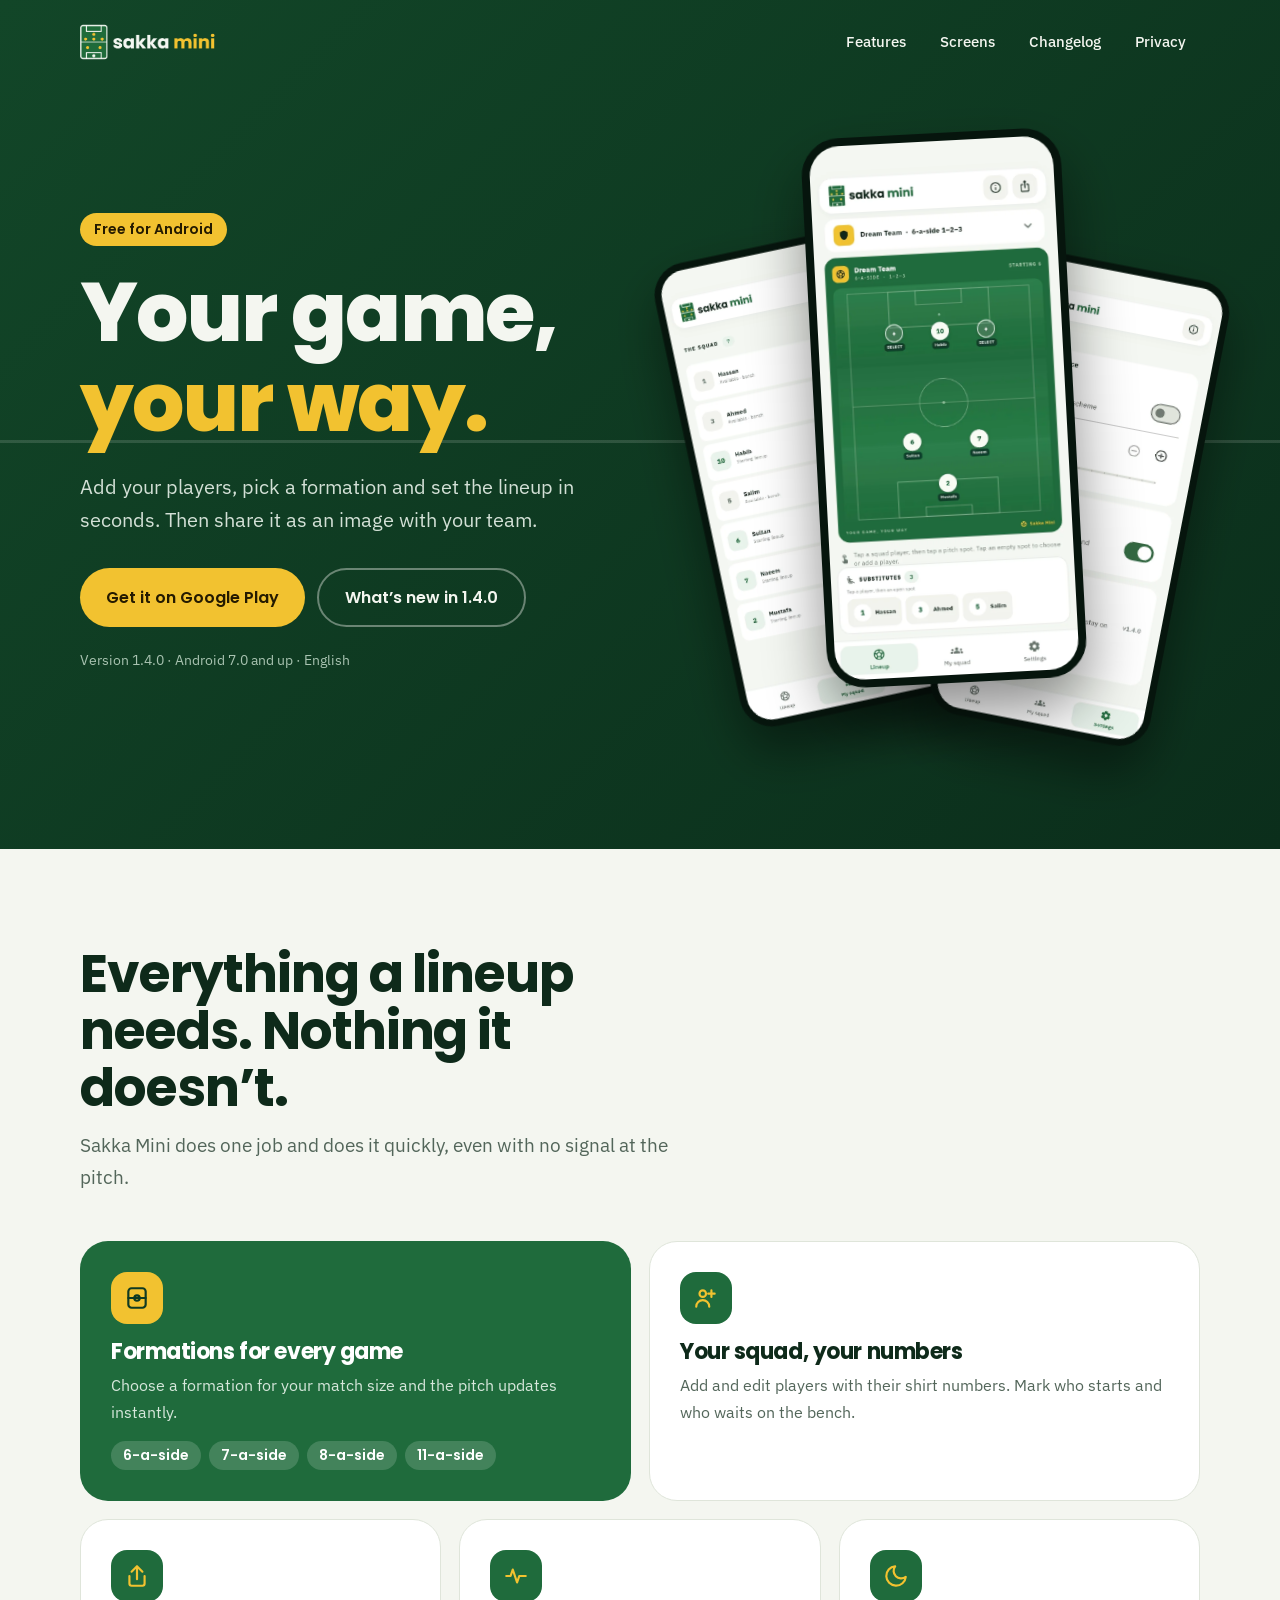
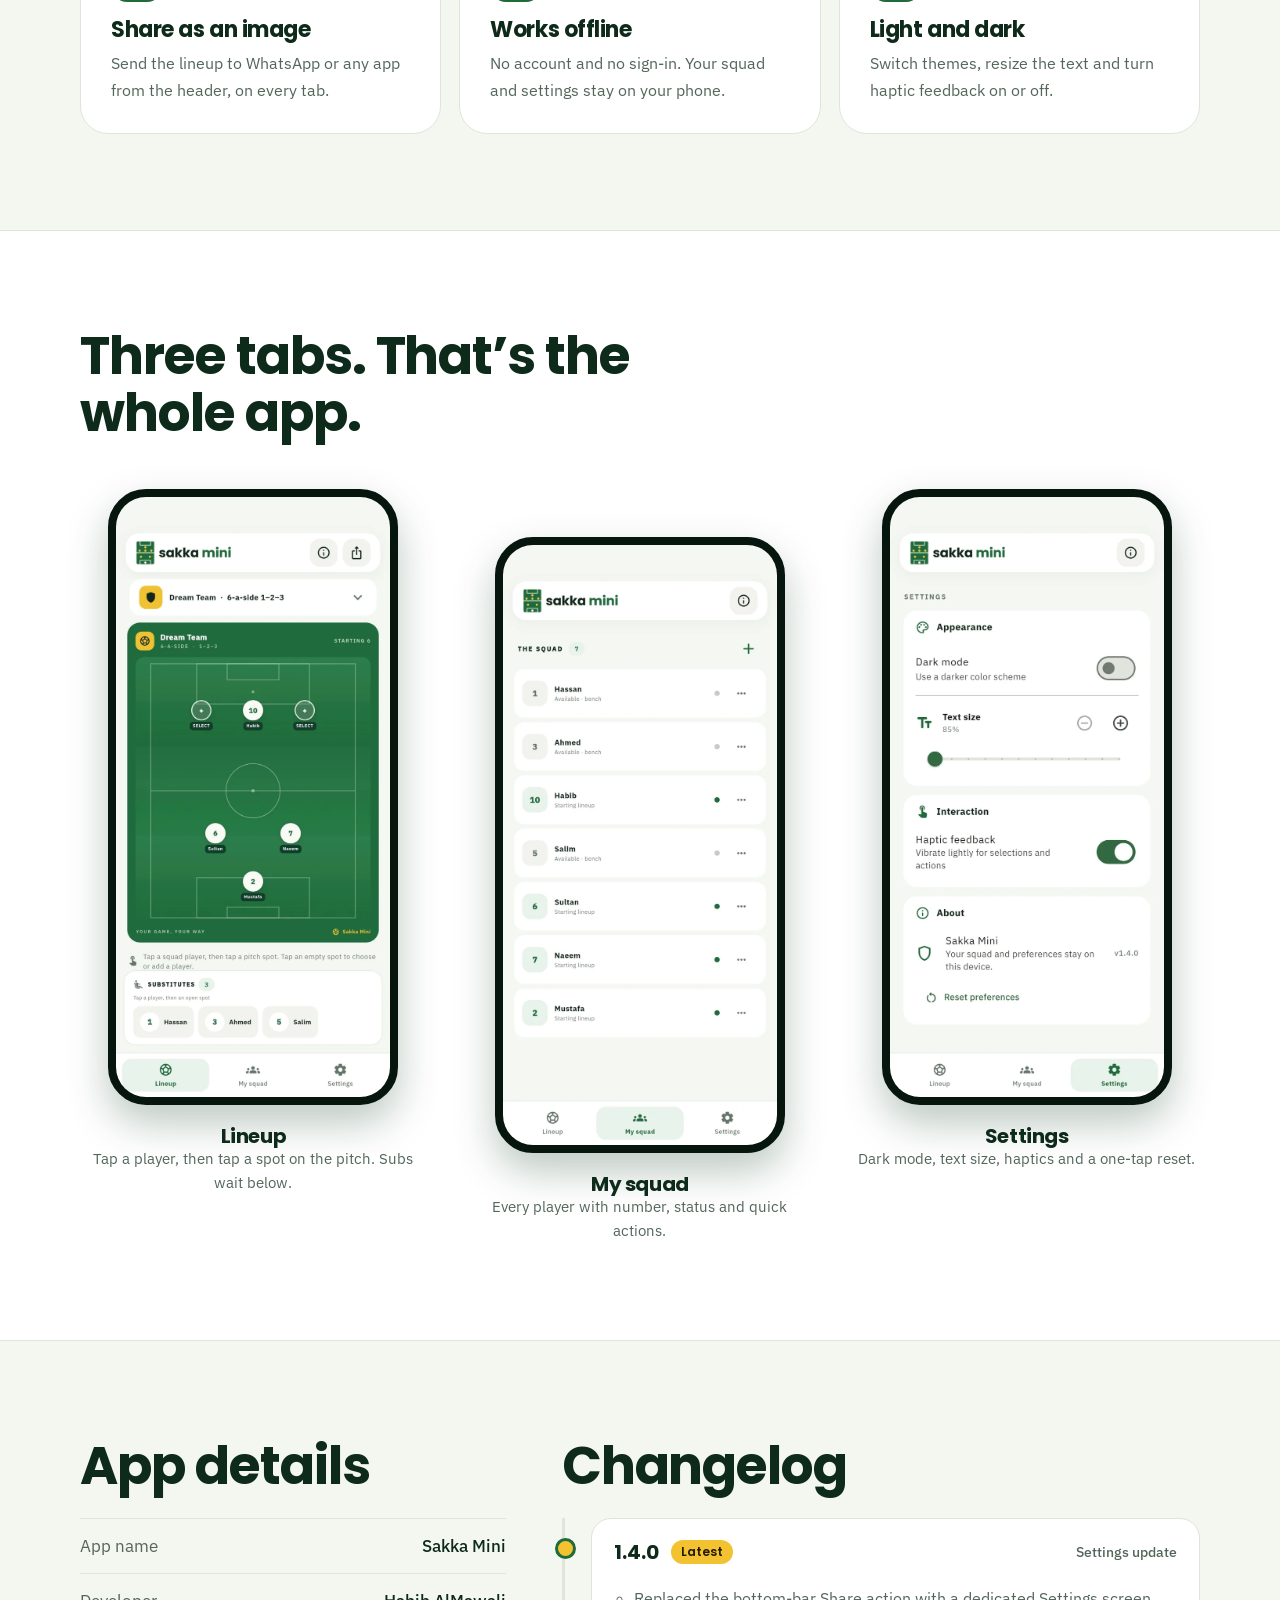
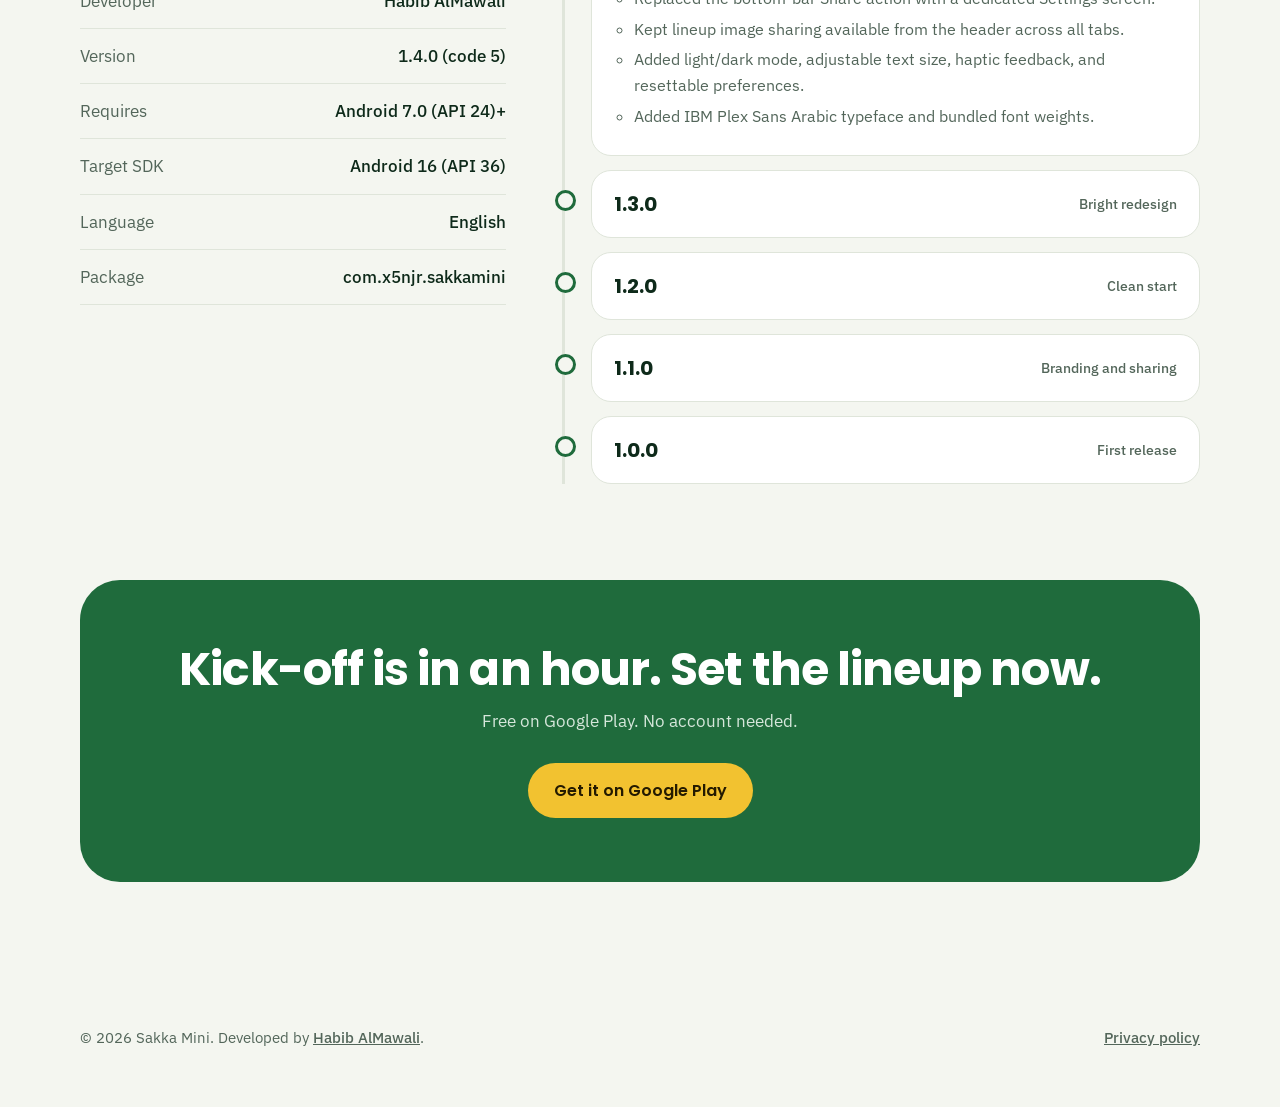
<file: index.html>
<!doctype html>
<html lang="en">
<head>
<meta charset="utf-8">
<meta name="viewport" content="width=device-width,initial-scale=1">
<title>Sakka Mini – Soccer lineup builder for Android</title>
<meta name="description" content="Sakka Mini is a fast, offline soccer lineup builder for Android. Build your squad, pick a 6, 7, 8 or 11-a-side formation and share the lineup as an image.">
<link rel="canonical" href="https://sakkam.al-mawali.com/">
<link rel="icon" type="image/png" href="assets/favicon-32.png">
<link rel="apple-touch-icon" href="assets/apple-touch-icon.png">
<meta property="og:title" content="Sakka Mini – Your game, your way">
<meta property="og:description" content="Build your squad, pick a formation, share the lineup. Offline and private.">
<meta property="og:image" content="https://sakkam.al-mawali.com/assets/icon-512.png">
<meta name="theme-color" content="#0f3a22">
<link rel="preconnect" href="https://fonts.googleapis.com"><link rel="preconnect" href="https://fonts.gstatic.com" crossorigin>
<link href="https://fonts.googleapis.com/css2?family=IBM+Plex+Sans:wght@400;500&family=Poppins:wght@600;700;800&display=swap" rel="stylesheet">
<link rel="stylesheet" href="assets/style.css">
</head>
<body>
<a class="skip" href="#main">Skip to content</a>
<header class="hero">
 <div class="wrap">
  <nav aria-label="Main">
   <a href="./" aria-label="Sakka Mini home"><img src="assets/logo-dark.png" alt="sakka mini" width="150" height="40"></a>
   <ul><li><a href="#features">Features</a></li><li><a href="#screens">Screens</a></li><li><a href="#changelog">Changelog</a></li><li><a href="privacy.html">Privacy</a></li></ul>
  </nav>
  <div class="hero-grid" id="main">
   <div>
    <span class="pill">Free for Android</span>
    <h1>Your game, <em>your way.</em></h1>
    <p class="lead">Add your players, pick a formation and set the lineup in seconds. Then share it as an image with your team.</p>
    <div class="btns">
     <a class="btn gold" href="https://play.google.com/store/apps/details?id=com.x5njr.sakkamini">Get it on Google Play</a>
     <a class="btn ghost" href="#changelog">What’s new in 1.4.0</a>
    </div>
    <p class="meta">Version 1.4.0 · Android 7.0 and up · English</p>
   </div>
   <div class="phones" aria-label="Sakka Mini app screens">
    <div class="phone p2"><img src="assets/squad.webp" alt="My squad screen listing players" width="700" height="1531"></div>
    <div class="phone p3"><img src="assets/settings.webp" alt="Settings screen" width="700" height="1531"></div>
    <div class="phone p1"><img src="assets/lineup.webp" alt="Lineup screen with a 6-a-side 1-2-3 formation" width="700" height="1531"></div>
   </div>
  </div>
 </div>
</header>

<main>
<section id="features"><div class="wrap">
 <div class="head"><h2>Everything a lineup needs. Nothing it doesn’t.</h2><p>Sakka Mini does one job and does it quickly, even with no signal at the pitch.</p></div>
 <div class="feat">
  <div class="f a hl"><div class="ic"><svg viewBox="0 0 24 24"><rect x="4" y="3" width="16" height="18" rx="3"/><path d="M4 12h16"/><circle cx="12" cy="12" r="2.5"/></svg></div><h3>Formations for every game</h3><p>Choose a formation for your match size and the pitch updates instantly.</p><div class="forms"><span>6-a-side</span><span>7-a-side</span><span>8-a-side</span><span>11-a-side</span></div></div>
  <div class="f a"><div class="ic"><svg viewBox="0 0 24 24"><circle cx="9" cy="8" r="3"/><path d="M3 20c0-3.3 2.7-6 6-6s6 2.7 6 6"/><path d="M17 5v6M14 8h6"/></svg></div><h3>Your squad, your numbers</h3><p>Add and edit players with their shirt numbers. Mark who starts and who waits on the bench.</p></div>
  <div class="f b"><div class="ic"><svg viewBox="0 0 24 24"><path d="M12 15V3M7 8l5-5 5 5"/><path d="M5 12v7a2 2 0 0 0 2 2h10a2 2 0 0 0 2-2v-7"/></svg></div><h3>Share as an image</h3><p>Send the lineup to WhatsApp or any app from the header, on every tab.</p></div>
  <div class="f b"><div class="ic"><svg viewBox="0 0 24 24"><path d="M3 12h4l2-6 4 12 2-6h6"/></svg></div><h3>Works offline</h3><p>No account and no sign-in. Your squad and settings stay on your phone.</p></div>
  <div class="f b"><div class="ic"><svg viewBox="0 0 24 24"><path d="M21 12.8A9 9 0 1 1 11.2 3a7 7 0 0 0 9.8 9.8z"/></svg></div><h3>Light and dark</h3><p>Switch themes, resize the text and turn haptic feedback on or off.</p></div>
 </div>
</div></section>

<section id="screens" class="shots"><div class="wrap">
 <div class="head"><h2>Three tabs. That’s the whole app.</h2></div>
 <div class="shot-row">
  <figure class="shot"><div class="phone"><img loading="lazy" src="assets/lineup.webp" alt="Lineup tab with pitch and substitutes" width="700" height="1531"></div><h3>Lineup</h3><p>Tap a player, then tap a spot on the pitch. Subs wait below.</p></figure>
  <figure class="shot"><div class="phone"><img loading="lazy" src="assets/squad.webp" alt="My squad tab" width="700" height="1531"></div><h3>My squad</h3><p>Every player with number, status and quick actions.</p></figure>
  <figure class="shot"><div class="phone"><img loading="lazy" src="assets/settings.webp" alt="Settings tab" width="700" height="1531"></div><h3>Settings</h3><p>Dark mode, text size, haptics and a one-tap reset.</p></figure>
 </div>
</div></section>

<section><div class="wrap two">
 <div><div class="head" style="margin-bottom:24px"><h2>App details</h2></div>
 <dl>
  <dt>App name</dt><dd>Sakka Mini</dd>
  <dt>Developer</dt><dd>Habib AlMawali</dd>
  <dt>Version</dt><dd>1.4.0 (code 5)</dd>
  <dt>Requires</dt><dd>Android 7.0 (API 24)+</dd>
  <dt>Target SDK</dt><dd>Android 16 (API 36)</dd>
  <dt>Language</dt><dd>English</dd>
  <dt>Package</dt><dd>com.x5njr.sakkamini</dd>
 </dl></div>
 <div id="changelog"><div class="head" style="margin-bottom:24px"><h2>Changelog</h2></div>
 <ol class="log">
  <li><details open><summary>1.4.0 <span class="tag">Latest</span><small>Settings update</small></summary><ul>
   <li>Replaced the bottom-bar Share action with a dedicated Settings screen.</li>
   <li>Kept lineup image sharing available from the header across all tabs.</li>
   <li>Added light/dark mode, adjustable text size, haptic feedback, and resettable preferences.</li>
   <li>Added IBM Plex Sans Arabic typeface and bundled font weights.</li></ul></details></li>
  <li><details><summary>1.3.0<small>Bright redesign</small></summary><ul>
   <li>Switched the full app interface to a bright, light-only theme.</li>
   <li>Added smooth tab transitions, expandable settings, and animated formation selection.</li>
   <li>Improved lineup and roster presentation.</li>
   <li>Persisted the selected tab and settings-panel state across launches.</li></ul></details></li>
  <li><details><summary>1.2.0<small>Clean start</small></summary><ul>
   <li>Fresh installs now start with an empty squad and lineup.</li>
   <li>Moved the goalkeeper closer to the goal.</li>
   <li>Set the app display name to Sakka Mini.</li></ul></details></li>
  <li><details><summary>1.1.0<small>Branding and sharing</small></summary><ul>
   <li>Added a branded Sakka Mini splash screen and custom Android launcher icon.</li>
   <li>Added developer credit: Habib AlMawali.</li>
   <li>Improved pitch orientation, player positioning, and bench interactions.</li>
   <li>Added local, offline-first team and lineup editing.</li>
   <li>Added shareable lineup images.</li></ul></details></li>
  <li><details><summary>1.0.0<small>First release</small></summary><ul>
   <li>Initial Sakka Mini soccer team and lineup builder.</li>
   <li>Add and edit players, select formations, and arrange lineups on a soccer pitch.</li></ul></details></li>
 </ol></div>
</div></section>

<section style="padding-top:0"><div class="wrap"><div class="cta">
 <h2>Kick-off is in an hour. Set the lineup now.</h2>
 <p>Free on Google Play. No account needed.</p>
 <div class="btns"><a class="btn gold" href="https://play.google.com/store/apps/details?id=com.x5njr.sakkamini">Get it on Google Play</a></div>
</div></div></section>
</main>

<footer><div class="wrap">
 <p>© <span id="y">2026</span> Sakka Mini. Developed by <a href="https://habib.al-mawali.com">Habib AlMawali</a>.</p>
 <nav aria-label="Footer"><a href="privacy.html">Privacy policy</a></nav>
</div></footer>
<script>document.getElementById("y").textContent=new Date().getFullYear()</script>
</body>
</html>
</file>
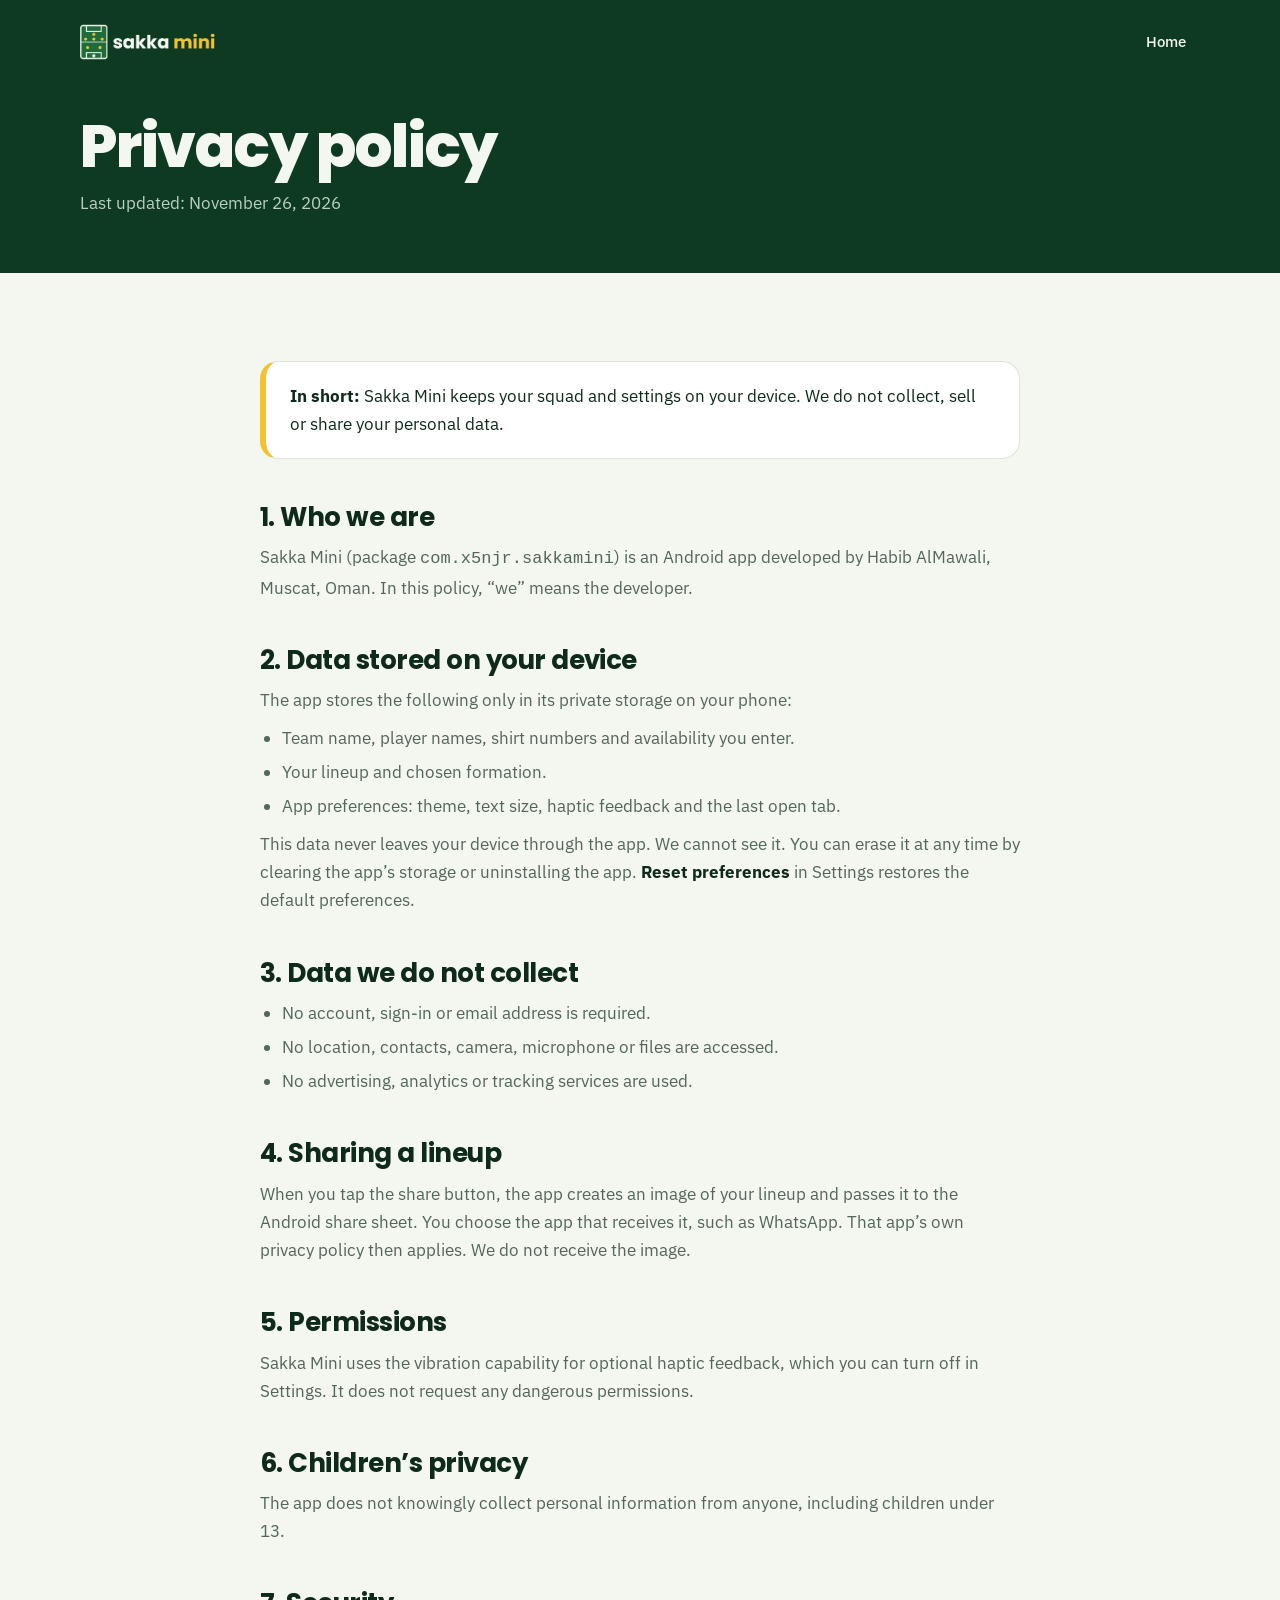
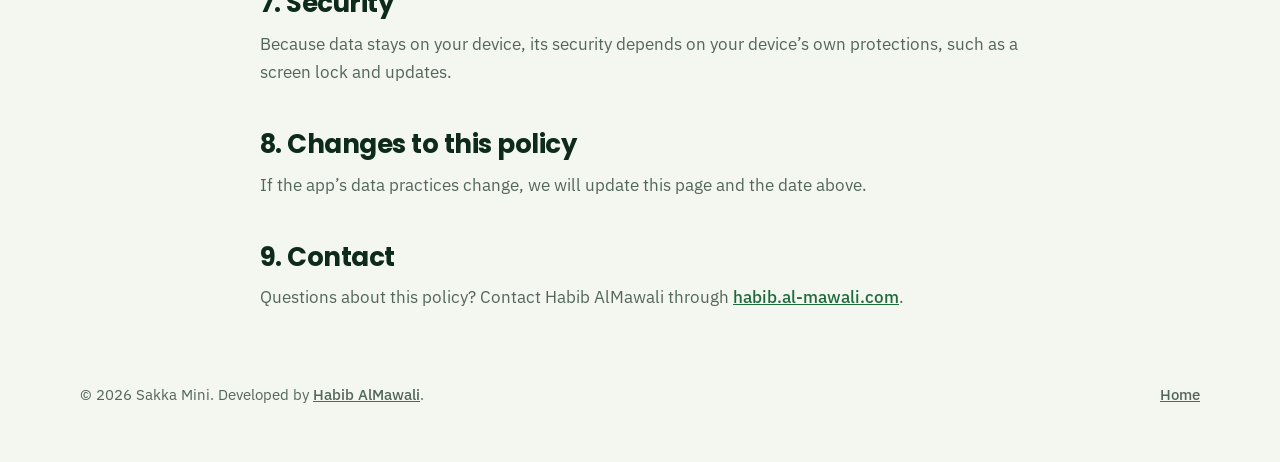
<file: privacy.html>
<!doctype html>
<html lang="en">
<head>
<meta charset="utf-8">
<meta name="viewport" content="width=device-width,initial-scale=1">
<title>Privacy Policy – Sakka Mini</title>
<meta name="description" content="Privacy policy for Sakka Mini, an offline soccer lineup app for Android.">
<link rel="canonical" href="https://sakkam.al-mawali.com/privacy.html">
<link rel="icon" type="image/png" href="assets/favicon-32.png">
<meta name="theme-color" content="#0f3a22">
<link rel="preconnect" href="https://fonts.googleapis.com"><link rel="preconnect" href="https://fonts.gstatic.com" crossorigin>
<link href="https://fonts.googleapis.com/css2?family=IBM+Plex+Sans:wght@400;500&family=Poppins:wght@600;700;800&display=swap" rel="stylesheet">
<link rel="stylesheet" href="assets/style.css">
</head>
<body>
<header class="legal-hero"><div class="wrap">
 <nav aria-label="Main"><a href="./" aria-label="Sakka Mini home"><img src="assets/logo-dark.png" alt="sakka mini" width="150" height="40"></a>
 <ul><li><a href="./">Home</a></li></ul></nav>
 <h1>Privacy policy</h1><p>Last updated: November 26, 2026</p>
</div></header>
<main class="doc wrap" style="padding-inline:0">
 <div class="box"><strong>In short:</strong> Sakka Mini keeps your squad and settings on your device. We do not collect, sell or share your personal data.</div>

 <h2>1. Who we are</h2>
 <p>Sakka Mini (package <code>com.x5njr.sakkamini</code>) is an Android app developed by Habib AlMawali, Muscat, Oman. In this policy, “we” means the developer.</p>

 <h2>2. Data stored on your device</h2>
 <p>The app stores the following only in its private storage on your phone:</p>
 <ul><li>Team name, player names, shirt numbers and availability you enter.</li><li>Your lineup and chosen formation.</li><li>App preferences: theme, text size, haptic feedback and the last open tab.</li></ul>
 <p>This data never leaves your device through the app. We cannot see it. You can erase it at any time by clearing the app’s storage or uninstalling the app. <strong>Reset preferences</strong> in Settings restores the default preferences.</p>

 <h2>3. Data we do not collect</h2>
 <ul><li>No account, sign-in or email address is required.</li><li>No location, contacts, camera, microphone or files are accessed.</li><li>No advertising, analytics or tracking services are used.</li></ul>

 <h2>4. Sharing a lineup</h2>
 <p>When you tap the share button, the app creates an image of your lineup and passes it to the Android share sheet. You choose the app that receives it, such as WhatsApp. That app’s own privacy policy then applies. We do not receive the image.</p>

 <h2>5. Permissions</h2>
 <p>Sakka Mini uses the vibration capability for optional haptic feedback, which you can turn off in Settings. It does not request any dangerous permissions.</p>

 <h2>6. Children’s privacy</h2>
 <p>The app does not knowingly collect personal information from anyone, including children under 13.</p>

 <h2>7. Security</h2>
 <p>Because data stays on your device, its security depends on your device’s own protections, such as a screen lock and updates.</p>

 <h2>8. Changes to this policy</h2>
 <p>If the app’s data practices change, we will update this page and the date above.</p>

 <h2>9. Contact</h2>
 <p>Questions about this policy? Contact Habib AlMawali through <a href="https://habib.al-mawali.com">habib.al-mawali.com</a>.</p>
</main>
<footer><div class="wrap">
 <p>© <span id="y">2026</span> Sakka Mini. Developed by <a href="https://habib.al-mawali.com">Habib AlMawali</a>.</p>
 <nav aria-label="Footer"><a href="./">Home</a></nav>
</div></footer>
<script>document.getElementById("y").textContent=new Date().getFullYear()</script>
</body>
</html>
</file>
<file: assets/style.css>
:root{--pitch:#1f6b3c;--deep:#0f3a22;--ink:#0e2a1a;--gold:#f2c230;--chalk:#f4f6f0;--card:#fff;--muted:#53665a;--line:#dfe5da;--r:28px}
@media(prefers-color-scheme:dark){:root{--chalk:#0c1f14;--card:#12301f;--ink:#f4f6f0;--muted:#a9bdb0;--line:#1f4730}}
*{box-sizing:border-box;margin:0}html{scroll-behavior:smooth}
body{font:400 17px/1.65 "IBM Plex Sans",system-ui,sans-serif;background:var(--chalk);color:var(--ink);-webkit-font-smoothing:antialiased}
h1,h2,h3{font-family:Poppins,system-ui,sans-serif;line-height:1.1;letter-spacing:-.02em}
a{color:inherit}img{max-width:100%;display:block}
:focus-visible{outline:3px solid var(--gold);outline-offset:3px;border-radius:8px}
.wrap{width:min(1120px,100% - 40px);margin-inline:auto}
.skip{position:absolute;left:-999px}.skip:focus{left:12px;top:12px;background:var(--gold);color:#000;padding:8px 14px;border-radius:99px;z-index:9}
/* hero */
.hero{background:var(--deep);color:var(--chalk);position:relative;overflow:hidden;isolation:isolate}
.hero::before{content:"";position:absolute;inset:0;z-index:-1;background:
 radial-gradient(circle at 78% 52%,transparent 0 150px,rgba(244,246,240,.14) 150px 153px,transparent 153px),
 linear-gradient(rgba(244,246,240,.14),rgba(244,246,240,.14)) 0 52%/100% 3px no-repeat,
 linear-gradient(135deg,#124628,#0b2e1b)}
nav{display:flex;align-items:center;justify-content:space-between;padding:22px 0}
nav img{height:40px;width:auto}
nav ul{display:flex;gap:6px;list-style:none;padding:0}
nav ul a{display:block;padding:8px 14px;border-radius:99px;text-decoration:none;font-weight:500;font-size:15px}
nav ul a:hover{background:rgba(244,246,240,.12)}
.hero-grid{display:grid;grid-template-columns:1.05fr .95fr;gap:40px;align-items:center;padding:48px 0 96px}
.pill{display:inline-block;background:var(--gold);color:#241a00;font:600 14px Poppins,sans-serif;padding:6px 14px;border-radius:99px;margin-bottom:22px}
.hero h1{font-size:clamp(42px,6.4vw,84px);font-weight:800}
.hero h1 em{font-style:normal;color:var(--gold)}
.hero p.lead{font-size:20px;max-width:30em;margin:22px 0 32px;color:#d3e0d6}
.btns{display:flex;flex-wrap:wrap;gap:12px}
.btn{display:inline-flex;align-items:center;gap:10px;padding:15px 26px;border-radius:99px;font:600 16px Poppins,sans-serif;text-decoration:none;transition:transform .15s}
.btn:hover{transform:translateY(-2px)}
.btn.gold{background:var(--gold);color:#241a00}.btn.ghost{border:2px solid rgba(244,246,240,.4);color:var(--chalk)}
.meta{margin-top:22px;font-size:14px;color:#a9c3b1}
.phones{position:relative;height:620px}
.phone{position:absolute;width:260px;border-radius:38px;border:8px solid #06150d;background:#06150d;box-shadow:0 30px 60px rgba(0,0,0,.45);overflow:hidden}
.phone img{width:100%;height:auto}
.p1{left:50%;top:0;transform:translateX(-50%) rotate(-3deg);z-index:2}
.p2{left:-2%;top:70px;transform:rotate(-12deg) scale(.86);z-index:1}
.p3{right:-2%;top:90px;transform:rotate(11deg) scale(.86);z-index:1}
.hero .phone{animation:rise .9s cubic-bezier(.2,.8,.2,1) both}
.hero .p1{animation-name:rise1}
@keyframes rise{from{opacity:0;translate:0 40px}}
@keyframes rise1{from{opacity:0;translate:0 40px}}
/* sections */
section{padding:96px 0}
.head{max-width:640px;margin-bottom:48px}.head h2{font-size:clamp(32px,4.4vw,52px);font-weight:700}
.head p{margin-top:14px;color:var(--muted);font-size:19px}
.feat{display:grid;grid-template-columns:repeat(6,1fr);gap:18px}
.f{background:var(--card);border:1px solid var(--line);border-radius:var(--r);padding:30px}
.f h3{font-size:22px;margin:16px 0 8px}.f p{color:var(--muted);font-size:16px}
.f .ic{width:52px;height:52px;border-radius:16px;background:var(--pitch);display:grid;place-items:center}
.f .ic svg{width:26px;height:26px;stroke:var(--gold);fill:none;stroke-width:2;stroke-linecap:round;stroke-linejoin:round}
.f.a{grid-column:span 3}.f.b{grid-column:span 2}.f.hl{background:var(--pitch);color:#fff;border-color:transparent}.f.hl p{color:#d6e7db}.f.hl .ic{background:var(--gold)}.f.hl .ic svg{stroke:var(--deep)}
.forms{display:flex;flex-wrap:wrap;gap:8px;margin-top:16px}.forms span{font:600 14px Poppins;background:rgba(255,255,255,.16);padding:4px 12px;border-radius:99px}
.shots{background:var(--card);border-block:1px solid var(--line)}
.shot-row{display:grid;grid-template-columns:repeat(3,1fr);gap:40px;align-items:start}
.shot{text-align:center}.shot .phone{position:static;width:100%;max-width:290px;margin:0 auto 20px;box-shadow:0 18px 40px rgba(15,58,34,.28)}
.shot:nth-child(2){margin-top:48px}.shot h3{font-size:20px}.shot p{color:var(--muted);font-size:15px}
/* specs + changelog */
.two{display:grid;grid-template-columns:.8fr 1.2fr;gap:56px}
dl{display:grid;grid-template-columns:auto 1fr;border-top:1px solid var(--line)}
dt,dd{padding:13px 0;border-bottom:1px solid var(--line)}dt{color:var(--muted);padding-right:24px}dd{font-weight:500;text-align:right;overflow-wrap:anywhere}
.log{list-style:none;padding:0 0 0 26px;border-left:3px solid var(--line);display:grid;gap:14px}
.log li{position:relative}
.log li::before{content:"";position:absolute;left:-36px;top:20px;width:15px;height:15px;border-radius:50%;background:var(--chalk);border:3px solid var(--pitch)}
.log li:first-child::before{background:var(--gold)}
.log details{background:var(--card);border:1px solid var(--line);border-radius:20px;padding:4px 22px}
.log summary{cursor:pointer;list-style:none;padding:14px 0;display:flex;gap:12px;align-items:center;font:700 20px Poppins}
.log summary::-webkit-details-marker{display:none}
.log summary small{font:500 14px "IBM Plex Sans";color:var(--muted);margin-left:auto}
.tag{background:var(--gold);color:#241a00;font:600 12px Poppins;padding:3px 10px;border-radius:99px}
.log ul{padding:0 0 18px 20px;color:var(--muted);font-size:16px}.log li li::before{display:none}.log ul li{margin:4px 0;position:static}
/* cta + footer */
.cta{background:var(--pitch);color:#fff;border-radius:40px;padding:64px 40px;text-align:center}
.cta h2{font-size:clamp(30px,4vw,46px);margin-bottom:12px}.cta p{color:#d6e7db;margin-bottom:28px}.cta .btns{justify-content:center}
footer{padding:48px 0 56px;color:var(--muted);font-size:15px}
footer .wrap{display:flex;flex-wrap:wrap;gap:16px 32px;justify-content:space-between;align-items:center}
footer nav{padding:0}footer a{font-weight:500}
/* legal */
.legal-hero{background:var(--deep);color:var(--chalk);padding-bottom:56px}
.legal-hero h1{font-size:clamp(36px,5vw,60px);font-weight:800;margin-top:28px}.legal-hero p{color:#b9d0c0;margin-top:10px}
.doc{max-width:760px;margin:0 auto;padding:64px 0 24px}
.doc h2{font-size:26px;margin:44px 0 12px}.doc p,.doc li{color:var(--muted)}.doc ul{padding-left:22px;margin:10px 0}.doc li{margin:6px 0}
.doc strong{color:var(--ink)}.doc .box{background:var(--card);border:1px solid var(--line);border-left:6px solid var(--gold);border-radius:18px;padding:20px 24px;margin-top:24px;color:var(--ink)}
.doc a{color:var(--pitch);font-weight:500}@media(prefers-color-scheme:dark){.doc a{color:var(--gold)}}
@media(max-width:900px){
 .hero-grid,.two{grid-template-columns:1fr}.phones{height:520px;max-width:420px;margin:0 auto;width:100%}
 .phone{width:210px}.feat{grid-template-columns:1fr}.f.a,.f.b{grid-column:auto}
 .shot-row{grid-template-columns:1fr;gap:56px}.shot:nth-child(2){margin-top:0}section{padding:64px 0}nav ul li:not(:last-child){display:none}}
@media(prefers-reduced-motion:reduce){*{animation:none!important;transition:none!important;scroll-behavior:auto!important}}
</file>
